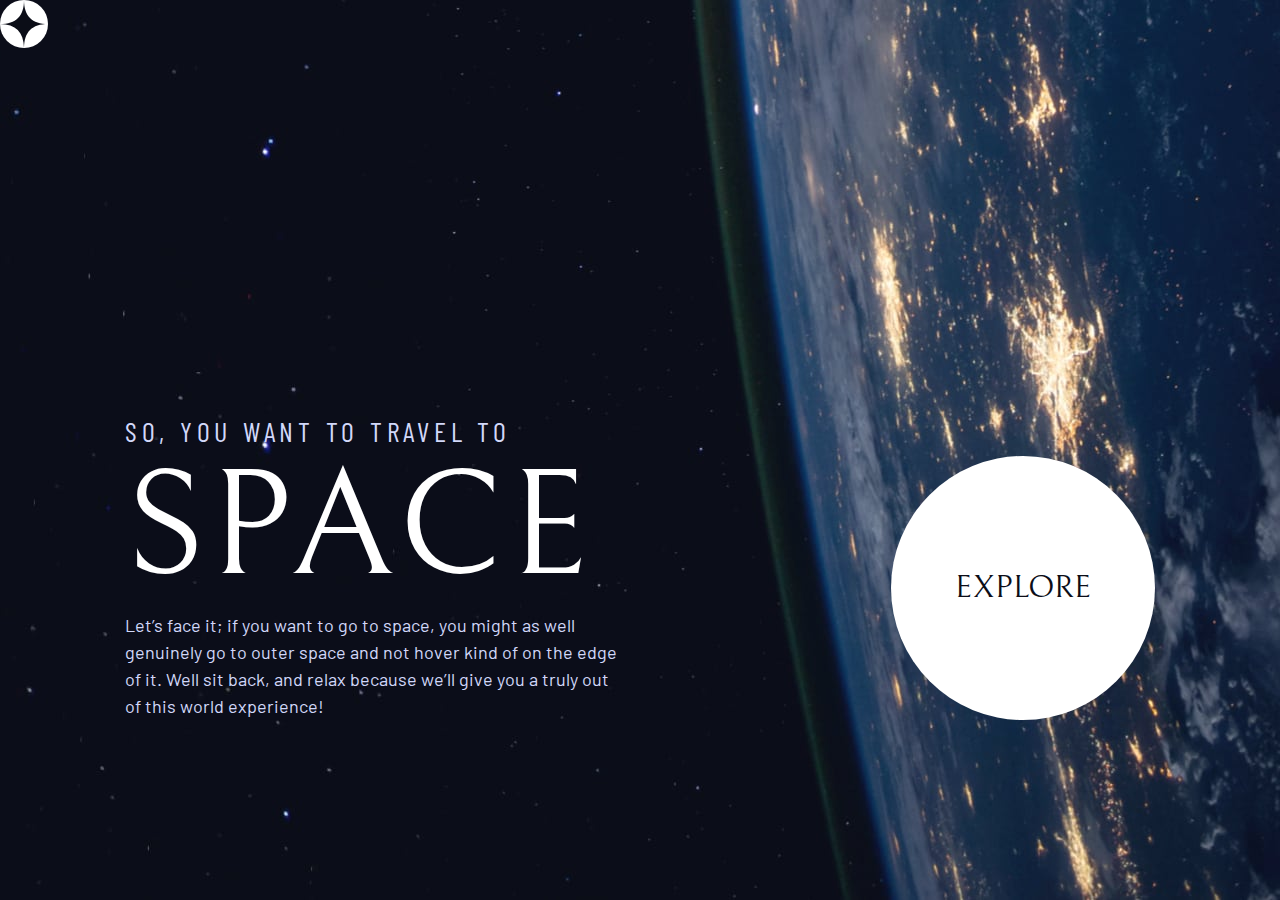
<file: index.html>
<!DOCTYPE html>
<html lang="en">
<head>
  <meta charset="UTF-8">
  <meta name="viewport" content="width=device-width, initial-scale=1.0">

  <link rel="icon" type="image/png" sizes="32x32" href="./assets/favicon-32x32.png">

  <!-- Google fonts -->
  <link rel="preconnect" href="https://fonts.googleapis.com">
  <link rel="preconnect" href="https://fonts.gstatic.com" crossorigin>
  <link href="https://fonts.googleapis.com/css2?family=Barlow+Condensed:wght@400;700&family=Bellefair&family=Barlow:wght@400;700&display=swap"
      rel="stylesheet">
      
  <!-- Our custom CSS -->
  <link rel="stylesheet" href="css/index.css">
  
  <title>Frontend Mentor | Space tourism website</title>
</head>
<body class="home">

  <header>
    <div>
      <img src="./assets/shared/logo.svg" alt="space tourism logo" class="logo">
    </div>
    <!-- <nav>
      <ul class="primary-navigation underline-indicators flex">
        <li><a class="uppercase txt-white ff-sans-condensed letter-spacing-2" href="index.html"><span class="">00 </span>Home</a></li>
        <li><a class="uppercase txt-white ff-sans-condensed letter-spacing-2" href="destination.html"><span class="">01 </span>Destination</a></li>
        <li><a class="uppercase txt-white ff-sans-condensed letter-spacing-2" href="crew.html"><span class="">02 </span>Crew</a></li>
        <li><a class="uppercase txt-white ff-sans-condensed letter-spacing-2" href="technology.html"><span class="">03 </span>Technology</a></li>
      </ul>
    </nav> -->
  </header>

  <div class="grid-container grid-container--home">

    <div>
      <h1 class="txt-light fs-500 ff-sans-cond uppercase letter-spacing-1">So, you want to travel to 
        <span class="fs-900 ff-serif txt-white d-block">Space</span>
      </h1>
      <p class="txt-light">Let’s face it; if you want to go to space, you might as well genuinely go to
      outer space and not hover kind of on the edge of it. Well sit back, and relax 
      because we’ll give you a truly out of this world experience!</p>
    </div>

    <div>
      <a class="large-button bg-white txt-dark ff-serif fs-600 uppercase" href="destination.html">Explore</a>
    </div>

  </div> <!-- /grid-container -->

</body>
</html>
</file>
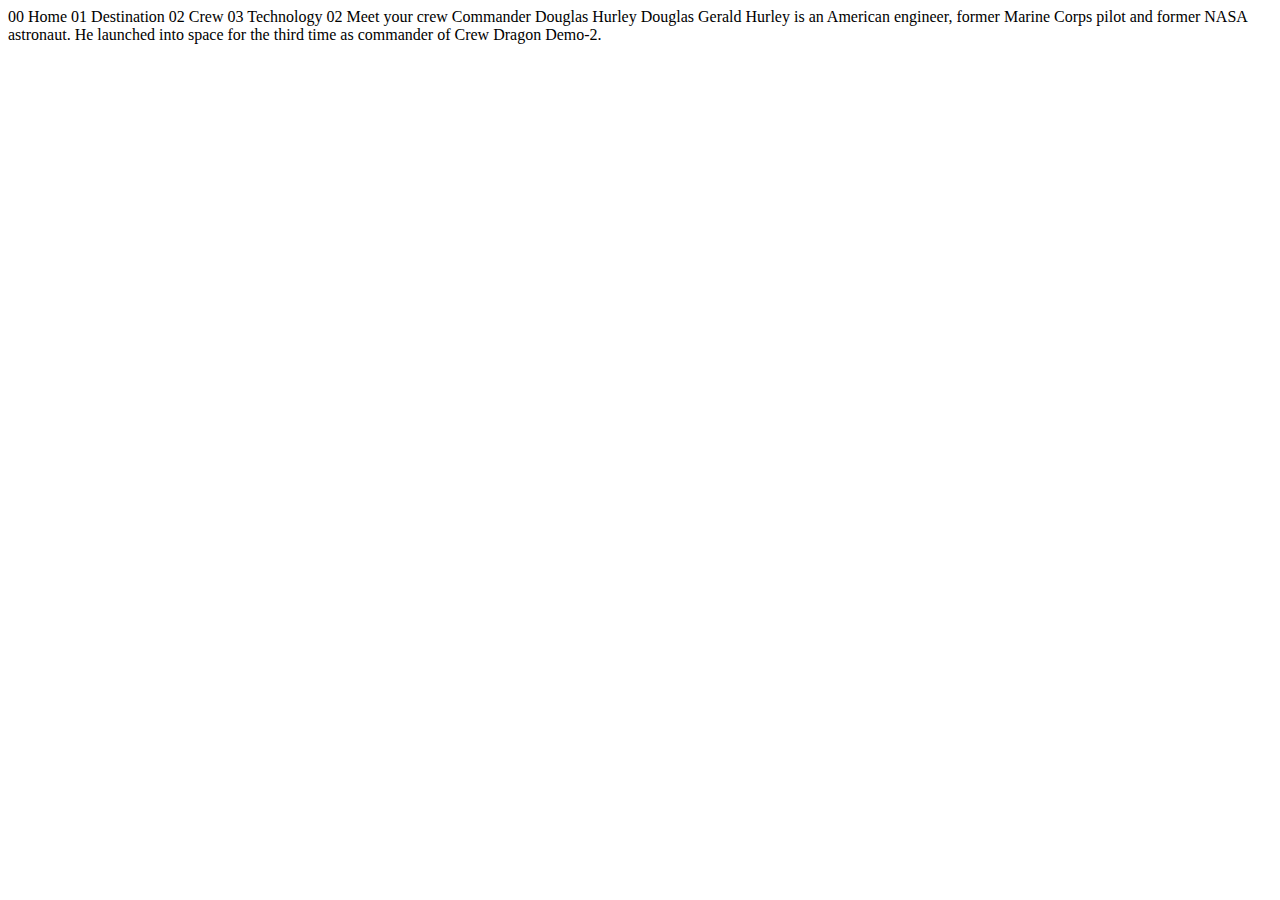
<file: crew-commander.html>
<!DOCTYPE html>
<html lang="en">
<head>
  <meta charset="UTF-8">
  <meta name="viewport" content="width=device-width, initial-scale=1.0">

  <link rel="icon" type="image/png" sizes="32x32" href="./assets/favicon-32x32.png">
  
  <title>Frontend Mentor | Space tourism website</title>
</head>
<body>

  00 Home
  01 Destination
  02 Crew
  03 Technology

  02 Meet your crew

  Commander
  Douglas Hurley

  Douglas Gerald Hurley is an American engineer, former Marine Corps pilot 
  and former NASA astronaut. He launched into space for the third time as 
  commander of Crew Dragon Demo-2.
</body>
</html>
</file>
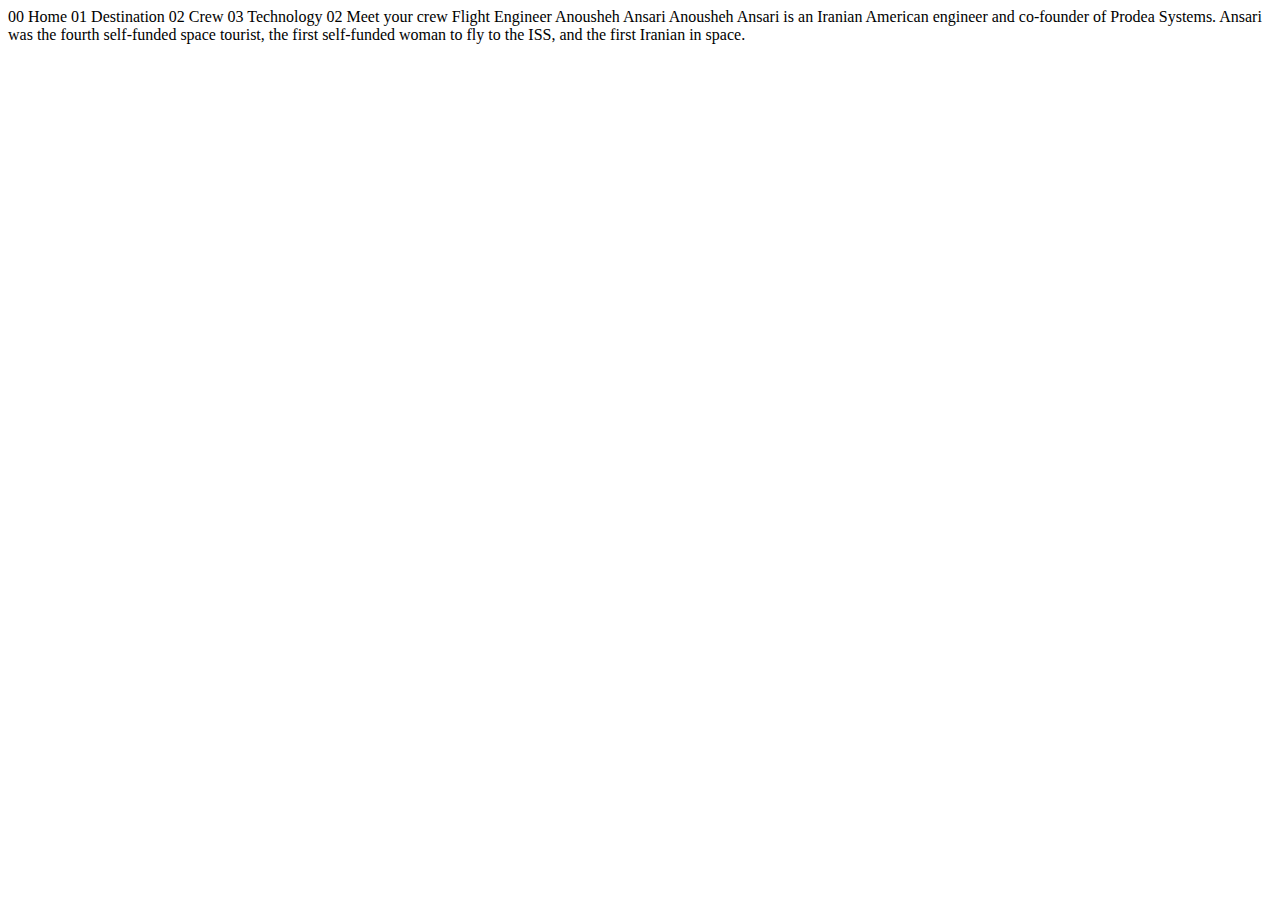
<file: crew-engineer.html>
<!DOCTYPE html>
<html lang="en">
<head>
  <meta charset="UTF-8">
  <meta name="viewport" content="width=device-width, initial-scale=1.0">

  <link rel="icon" type="image/png" sizes="32x32" href="./assets/favicon-32x32.png">
  
  <title>Frontend Mentor | Space tourism website</title>
</head>
<body>

  00 Home
  01 Destination
  02 Crew
  03 Technology

  02 Meet your crew

  Flight Engineer
  Anousheh Ansari

  Anousheh Ansari is an Iranian American engineer and co-founder of Prodea Systems. 
  Ansari was the fourth self-funded space tourist, the first self-funded woman to 
  fly to the ISS, and the first Iranian in space. 
</body>
</html>
</file>
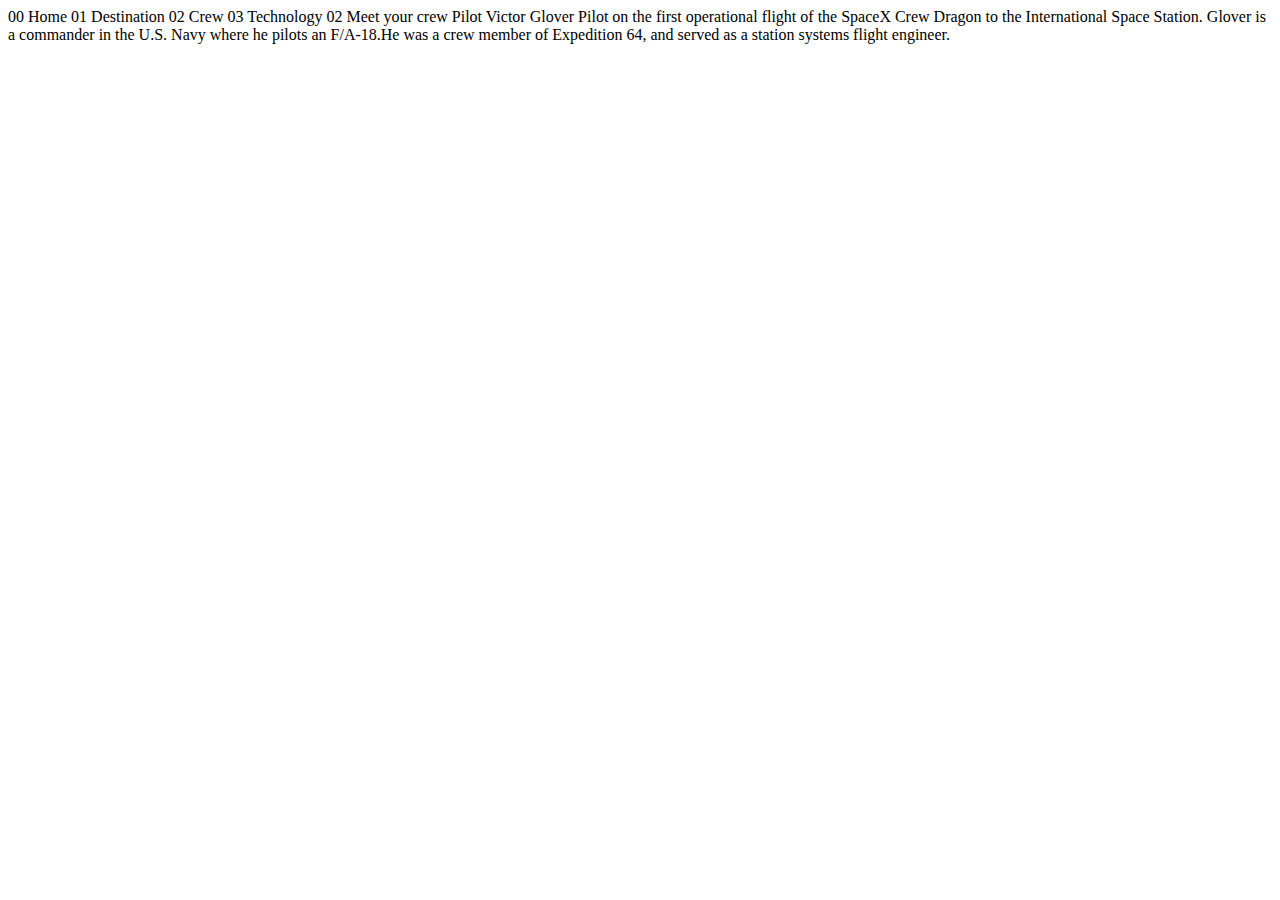
<file: crew-pilot.html>
<!DOCTYPE html>
<html lang="en">
<head>
  <meta charset="UTF-8">
  <meta name="viewport" content="width=device-width, initial-scale=1.0">

  <link rel="icon" type="image/png" sizes="32x32" href="./assets/favicon-32x32.png">
  
  <title>Frontend Mentor | Space tourism website</title>
</head>
<body>

  00 Home
  01 Destination
  02 Crew
  03 Technology

  02 Meet your crew

  Pilot
  Victor Glover

  Pilot on the first operational flight of the SpaceX Crew Dragon to the 
  International Space Station. Glover is a commander in the U.S. Navy where 
  he pilots an F/A-18.He was a crew member of Expedition 64, and served as a 
  station systems flight engineer. 
</body>
</html>
</file>
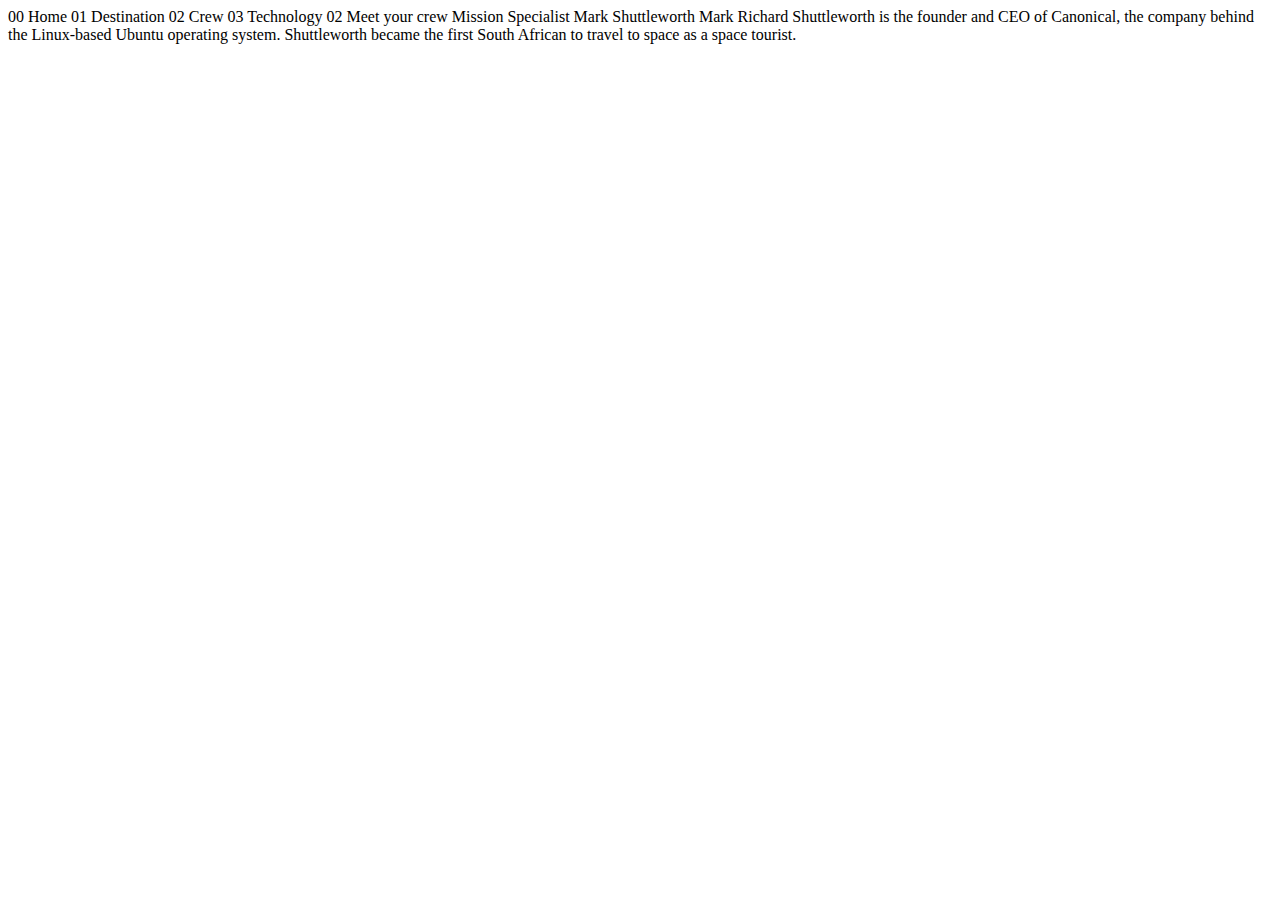
<file: crew-specialist.html>
<!DOCTYPE html>
<html lang="en">
<head>
  <meta charset="UTF-8">
  <meta name="viewport" content="width=device-width, initial-scale=1.0">

  <link rel="icon" type="image/png" sizes="32x32" href="./assets/favicon-32x32.png">
  
  <title>Frontend Mentor | Space tourism website</title>
</head>
<body>

  00 Home
  01 Destination
  02 Crew
  03 Technology

  02 Meet your crew

  Mission Specialist
  Mark Shuttleworth

  Mark Richard Shuttleworth is the founder and CEO of Canonical, the company behind 
  the Linux-based Ubuntu operating system. Shuttleworth became the first South 
  African to travel to space as a space tourist.
</body>
</html>
</file>
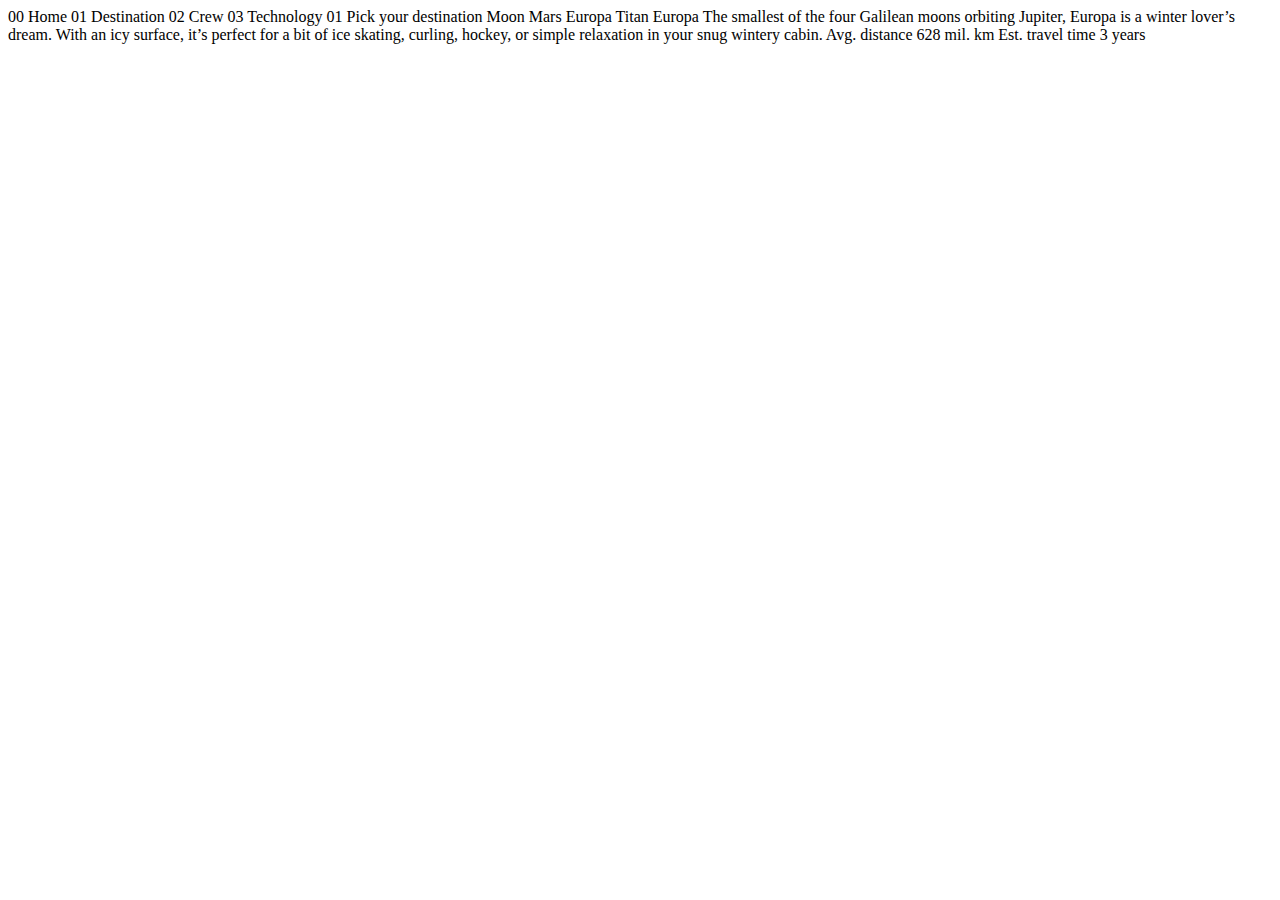
<file: destination-europa.html>
<!DOCTYPE html>
<html lang="en">
<head>
  <meta charset="UTF-8">
  <meta name="viewport" content="width=device-width, initial-scale=1.0">

  <link rel="icon" type="image/png" sizes="32x32" href="./assets/favicon-32x32.png">
  
  <title>Frontend Mentor | Space tourism website</title>
</head>
<body>

  00 Home
  01 Destination
  02 Crew
  03 Technology

  01 Pick your destination

  Moon
  Mars
  Europa
  Titan

  Europa

  The smallest of the four Galilean moons orbiting Jupiter, Europa is a 
  winter lover’s dream. With an icy surface, it’s perfect for a bit of 
  ice skating, curling, hockey, or simple relaxation in your snug 
  wintery cabin.

  Avg. distance
  628 mil. km

  Est. travel time
  3 years
</body>
</html>
</file>
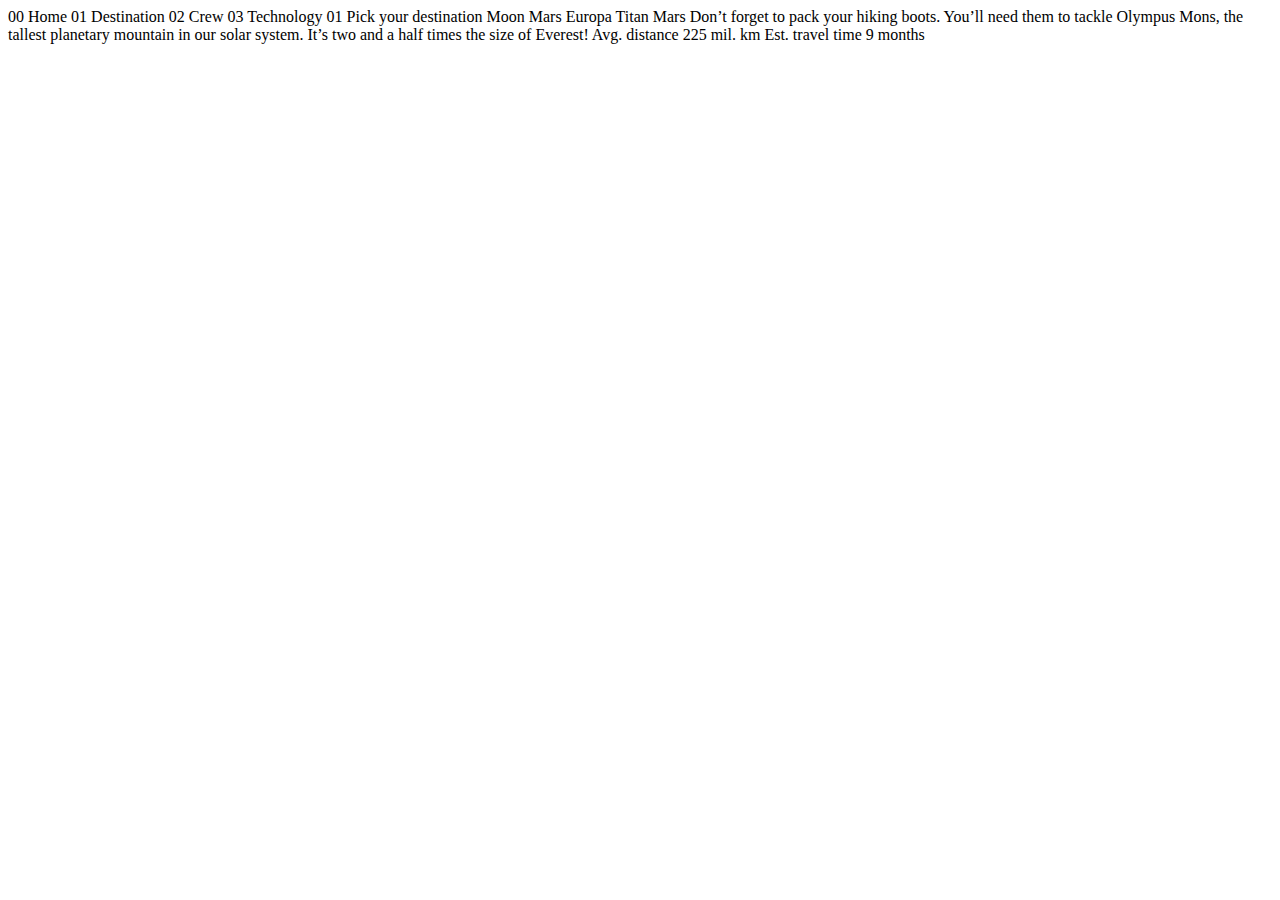
<file: destination-mars.html>
<!DOCTYPE html>
<html lang="en">
<head>
  <meta charset="UTF-8">
  <meta name="viewport" content="width=device-width, initial-scale=1.0">

  <link rel="icon" type="image/png" sizes="32x32" href="./assets/favicon-32x32.png">
  
  <title>Frontend Mentor | Space tourism website</title>
</head>
<body>

  00 Home
  01 Destination
  02 Crew
  03 Technology

  01 Pick your destination

  Moon
  Mars
  Europa
  Titan

  Mars

  Don’t forget to pack your hiking boots. You’ll need them to tackle Olympus Mons, 
  the tallest planetary mountain in our solar system. It’s two and a half times 
  the size of Everest!

  Avg. distance
  225 mil. km

  Est. travel time
  9 months
</body>
</html>
</file>
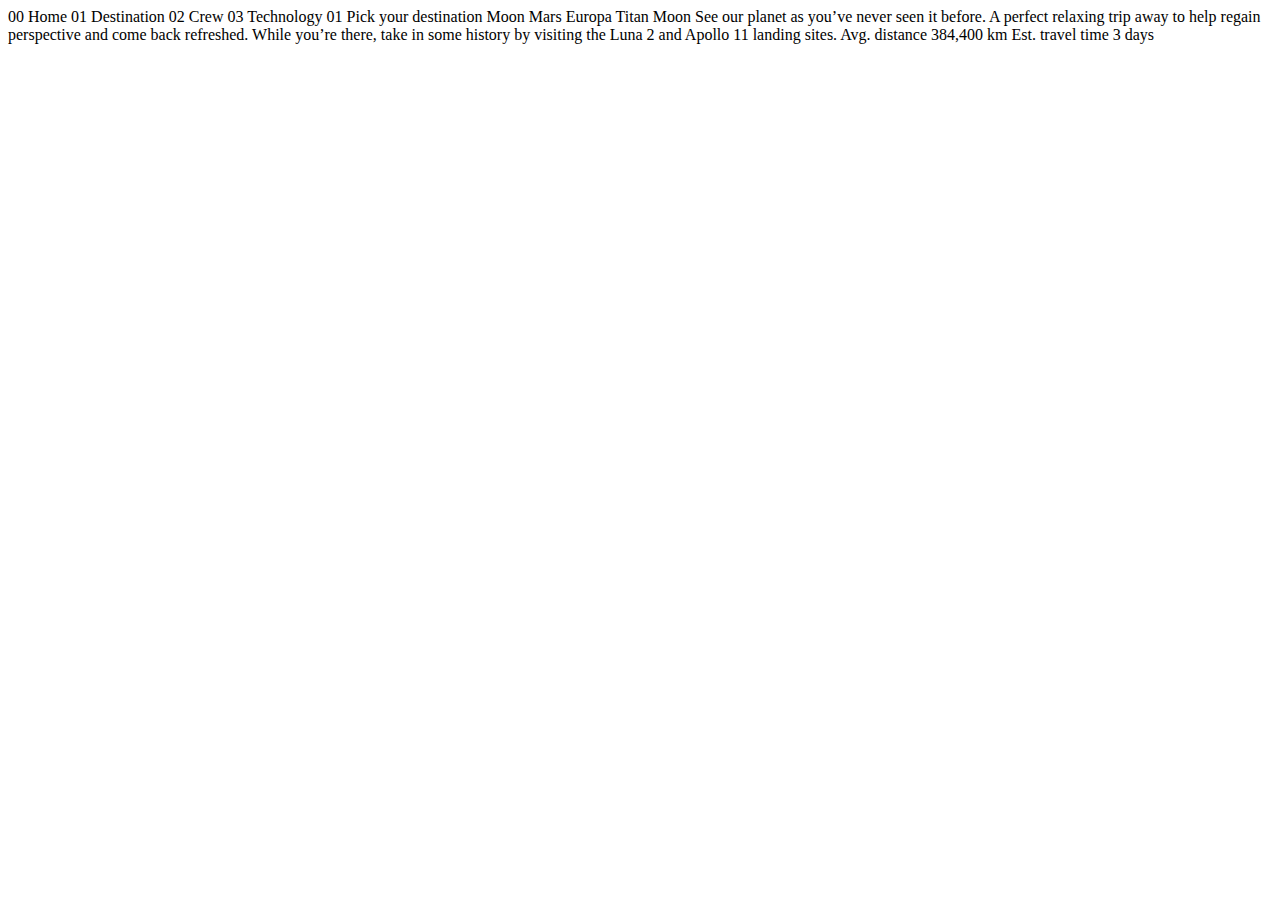
<file: destination-moon.html>
<!DOCTYPE html>
<html lang="en">
<head>
  <meta charset="UTF-8">
  <meta name="viewport" content="width=device-width, initial-scale=1.0">

  <link rel="icon" type="image/png" sizes="32x32" href="./assets/favicon-32x32.png">
  
  <title>Frontend Mentor | Space tourism website</title>
</head>
<body>

  00 Home
  01 Destination
  02 Crew
  03 Technology

  01 Pick your destination

  Moon
  Mars
  Europa
  Titan

  Moon

  See our planet as you’ve never seen it before. A perfect relaxing trip away to help 
  regain perspective and come back refreshed. While you’re there, take in some history 
  by visiting the Luna 2 and Apollo 11 landing sites.

  Avg. distance
  384,400 km

  Est. travel time
  3 days
</body>
</html>
</file>
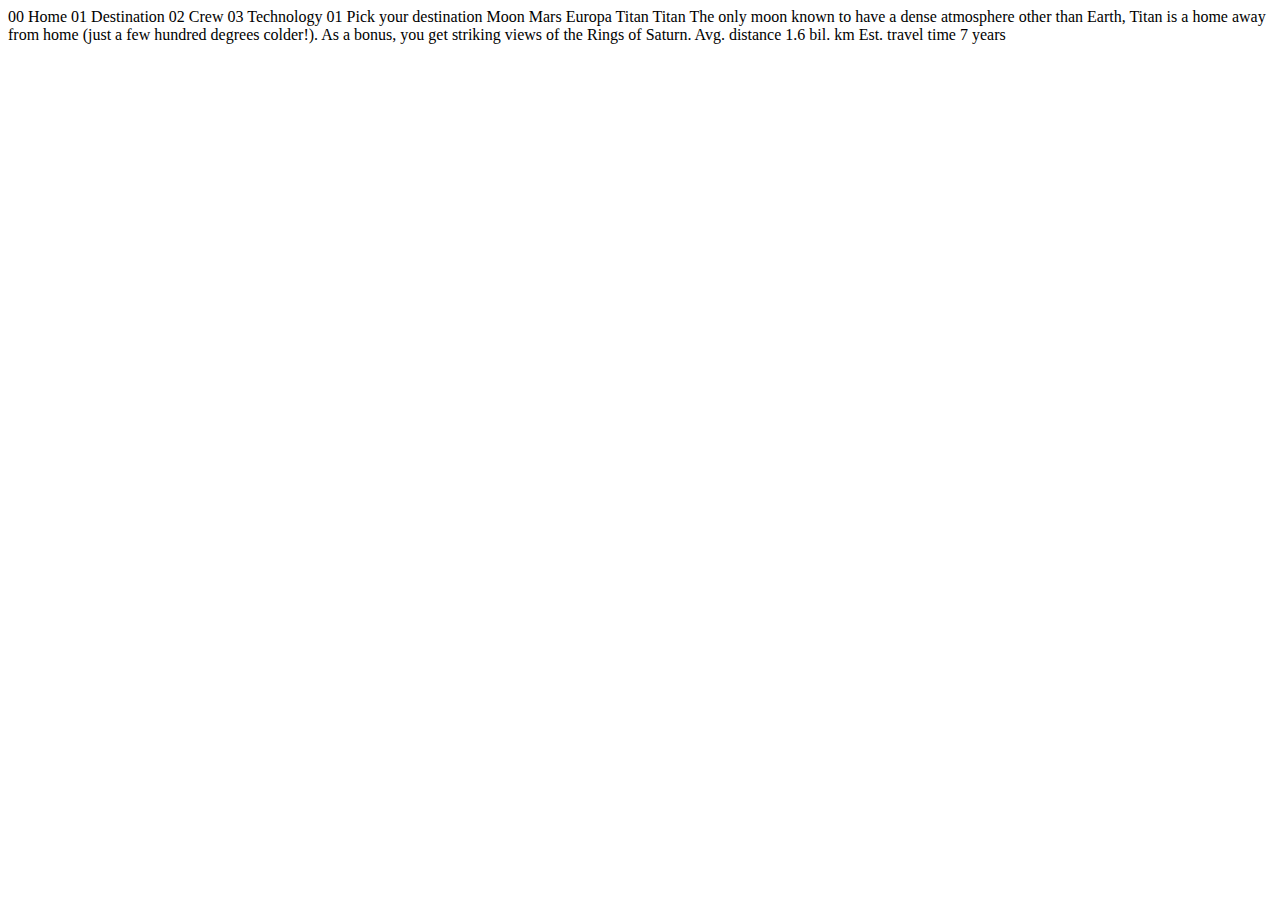
<file: destination-titan.html>
<!DOCTYPE html>
<html lang="en">
<head>
  <meta charset="UTF-8">
  <meta name="viewport" content="width=device-width, initial-scale=1.0">

  <link rel="icon" type="image/png" sizes="32x32" href="./assets/favicon-32x32.png">
  
  <title>Frontend Mentor | Space tourism website</title>
</head>
<body>

  00 Home
  01 Destination
  02 Crew
  03 Technology

  01 Pick your destination

  Moon
  Mars
  Europa
  Titan

  Titan

  The only moon known to have a dense atmosphere other than Earth, Titan 
  is a home away from home (just a few hundred degrees colder!). As a 
  bonus, you get striking views of the Rings of Saturn.

  Avg. distance
  1.6 bil. km

  Est. travel time
  7 years
</body>
</html>
</file>
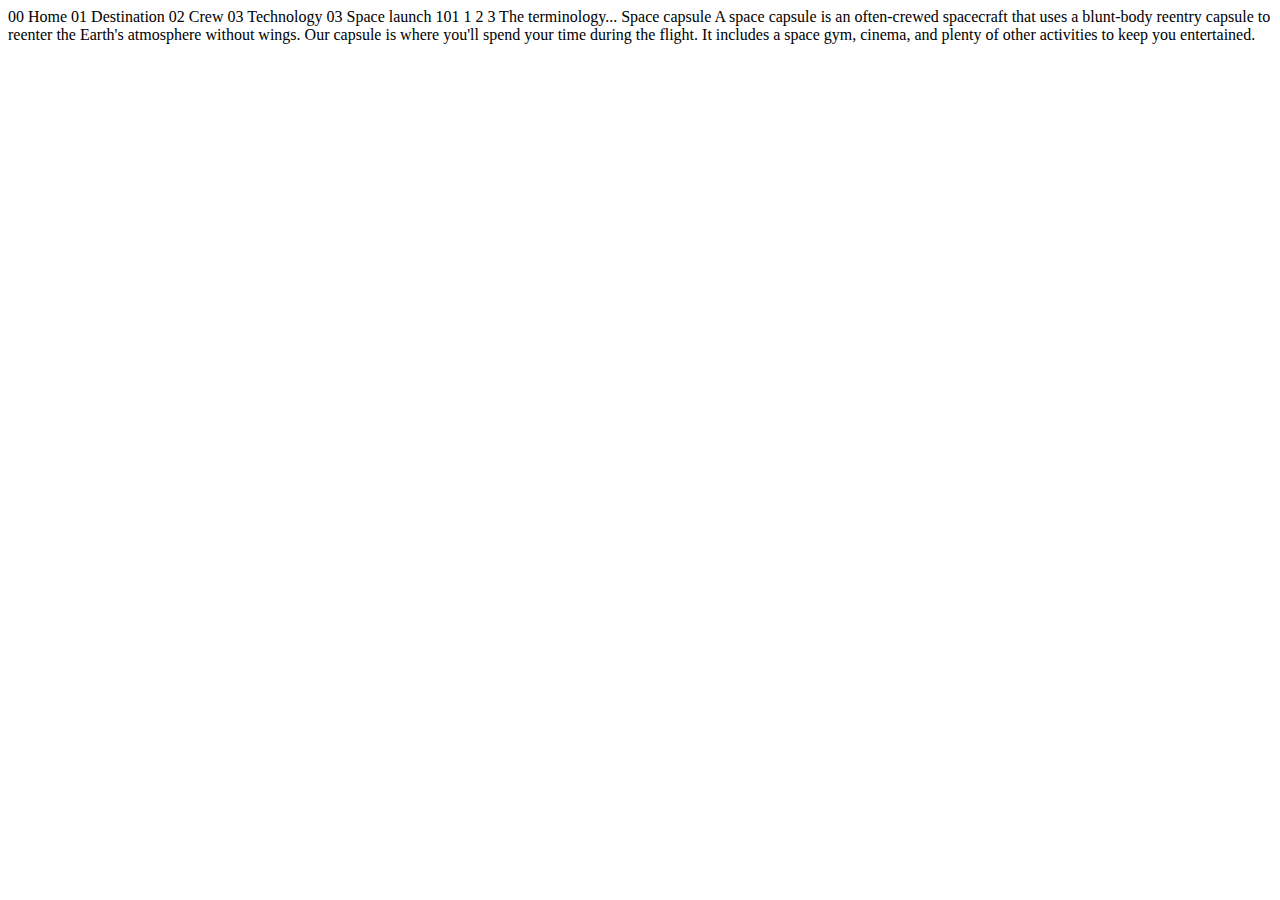
<file: technology-capsule.html>
<!DOCTYPE html>
<html lang="en">
<head>
  <meta charset="UTF-8">
  <meta name="viewport" content="width=device-width, initial-scale=1.0">

  <link rel="icon" type="image/png" sizes="32x32" href="./assets/favicon-32x32.png">
  
  <title>Frontend Mentor | Space tourism website</title>
</head>
<body>

  00 Home
  01 Destination
  02 Crew
  03 Technology

  03 Space launch 101

  1
  2
  3

  The terminology...
  Space capsule

  A space capsule is an often-crewed spacecraft that uses a blunt-body reentry 
  capsule to reenter the Earth's atmosphere without wings. Our capsule is where 
  you'll spend your time during the flight. It includes a space gym, cinema, 
  and plenty of other activities to keep you entertained.
</body>
</html>
</file>
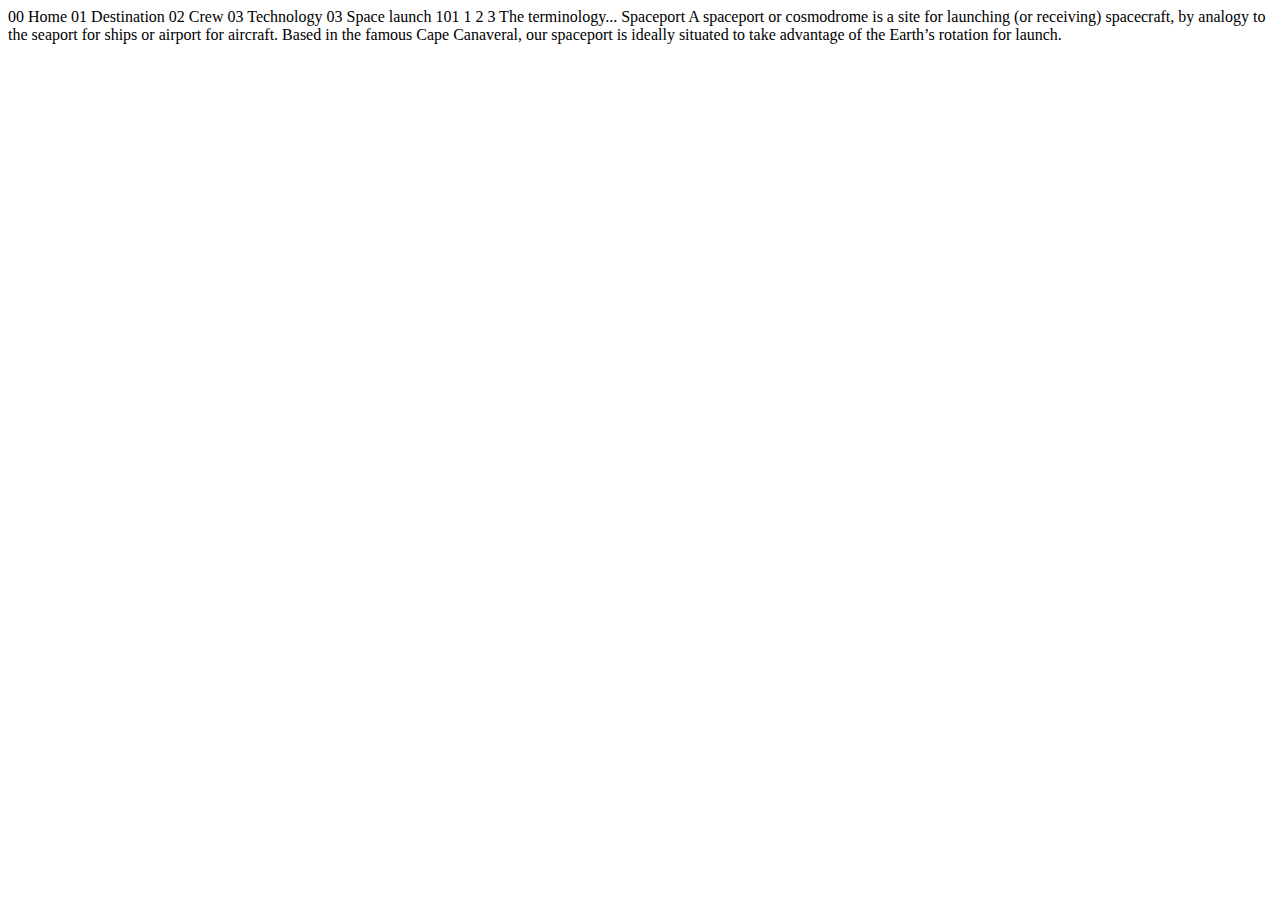
<file: technology-spaceport.html>
<!DOCTYPE html>
<html lang="en">
<head>
  <meta charset="UTF-8">
  <meta name="viewport" content="width=device-width, initial-scale=1.0">

  <link rel="icon" type="image/png" sizes="32x32" href="./assets/favicon-32x32.png">
  
  <title>Frontend Mentor | Space tourism website</title>
</head>
<body>

  00 Home
  01 Destination
  02 Crew
  03 Technology

  03 Space launch 101

  1
  2
  3

  The terminology...
  Spaceport

  A spaceport or cosmodrome is a site for launching (or receiving) spacecraft, 
  by analogy to the seaport for ships or airport for aircraft. Based in the 
  famous Cape Canaveral, our spaceport is ideally situated to take advantage 
  of the Earth’s rotation for launch.
</body>
</html>
</file>
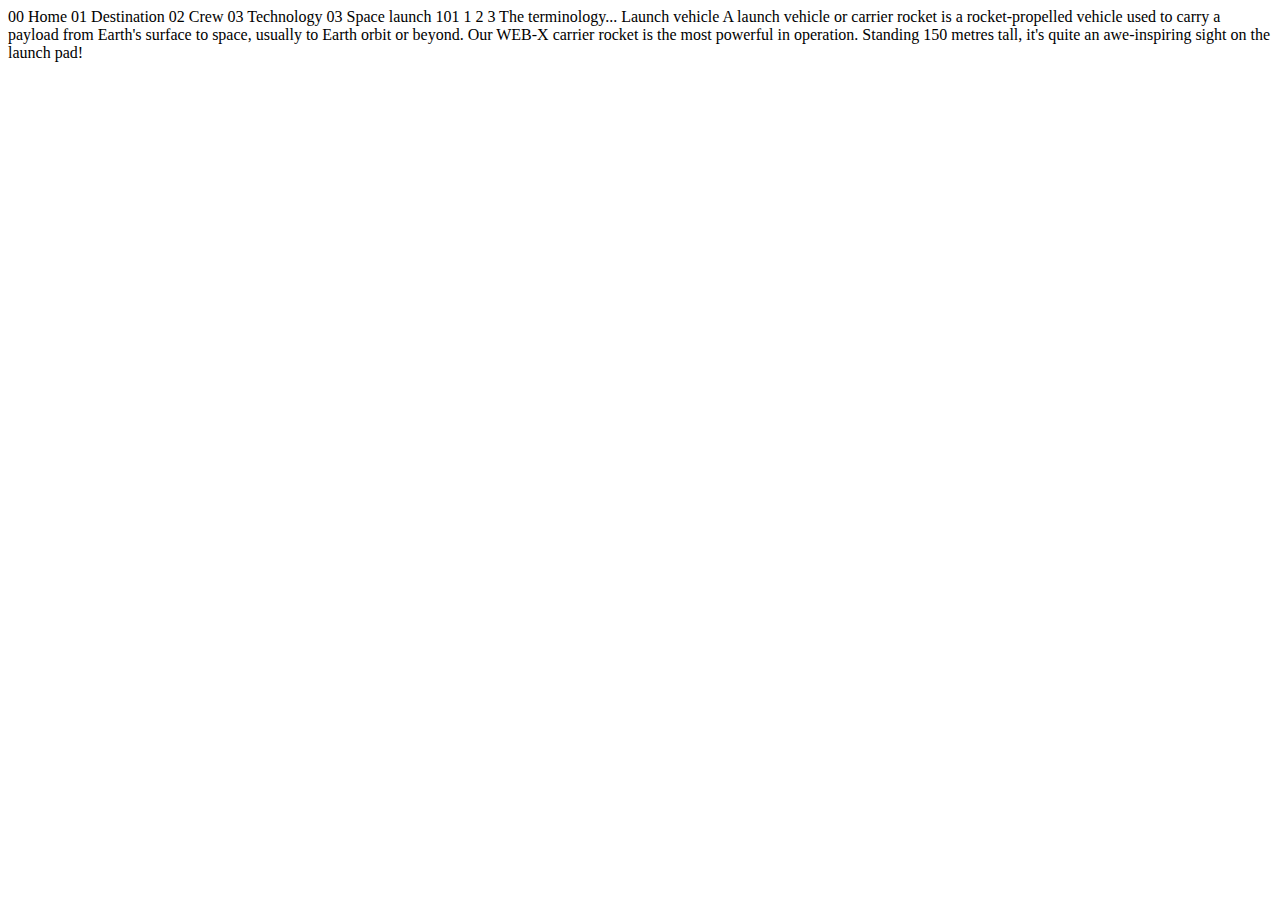
<file: technology-vehicle.html>
<!DOCTYPE html>
<html lang="en">
<head>
  <meta charset="UTF-8">
  <meta name="viewport" content="width=device-width, initial-scale=1.0">

  <link rel="icon" type="image/png" sizes="32x32" href="./assets/favicon-32x32.png">
  
  <title>Frontend Mentor | Space tourism website</title>
</head>
<body>

  00 Home
  01 Destination
  02 Crew
  03 Technology

  03 Space launch 101

  1
  2
  3

  The terminology...
  Launch vehicle

  A launch vehicle or carrier rocket is a rocket-propelled vehicle used to carry a 
  payload from Earth's surface to space, usually to Earth orbit or beyond. Our 
  WEB-X carrier rocket is the most powerful in operation. Standing 150 metres tall, 
  it's quite an awe-inspiring sight on the launch pad!
</body>
</html>
</file>
<file: css/index.css>
/* ------------------- */
/* Custom properties   */
/* ------------------- */

:root {
    /* Note: if we wanted to change the root font-size, doing font-size: 20px; would work but now this value
       would override the browser settings, which doesn't happen if we leave the default value (which usually
       is 16px). However, we can change it and keep the accessibility if we use a percentage value, f.eg:
       font-size: 125%; would enlarge the root element font-size to 20px (assuming default 16px). But it
       would also get bigger if the f.eg the user has a browser setting to enlarge every font. */

    /* ------ */
    /* Colors */
    /* ------ */

    /* Declares the properties as just the hsl values (as opposed to doing for example
       --clr-dark: hsl(230 35% 7%) directly) because apparently this way it's easier
       to later modify the a value.*/
    --clr-dark: 230 35% 7%;
    --clr-light: 231 77% 90%;
    --clr-white: 0 0% 100%;
    
    /* ---------- */
    /* font-sizes */
    /* ---------- */

    /* The syntax is the same as in the font-weight system. 100 through 900 indicate increasing levels of
       weights (or in this case, sizes), with 400 being the normal value (the one used for generic/body text). */
    
    /* The figma design gives font sizes in pixels, but for accessibility reasons we'll use rems (for example
       if the user has set up the browser to show a bigger font to see better, pixel sizes can potentially
       override those settings while rems will take that into account).
       Here our normal font-size is 18px, as the default size for the html element is 16px, the value in rems
       will be (18/16)rem = 1.125rem. */       
    /* As we are working on a mobile-first approach, this are the font sizes for the mobile layout. */

    /* clamp(MIN, VAL, MAX) is resolved as max(MIN, min(VAL, MAX)). So f.eg clamp(5rem, 10rem, 15rem) gets evaluated to
       max(5rem, min(10rem, 15rem)) = max(5rem, 10rem) = 10rem. Of course, using fixed values will always yield the same
       result, so clamp is only useful if at least one value (generally VAL) is a non-fixed value. This is achieved with
       units like vw. And we only use it for the largest font size because it isn't very noticeable for smaller sizes. */
    /* I actually like it more with the fixed sizes. It's not like people can change their device width in real time (except
    of course in pc browsers, but even then it looks better with fixed sizing). */
    /* --fs-900: clamp(5rem, 25vw + 1rem, 9.375rem); */
    --fs-900: 5rem;
    --fs-800: 3.5rem;
    --fs-700: 1.5rem;
    --fs-600: 1rem;
    --fs-500: 1.75rem;
    --fs-400: 0.9375rem;
    --fs-300: 1rem;
    --fs-200: 0.875rem;
    
    /* ------------- */
    /* font-families */
    /* ------------- */

    /* Read https://www.masterclass.com/articles/font-family-guide#the-types-of-font-families for a explanation on font families. */

    --ff-serif: "Bellefair", serif;
    --ff-sans-cond: "Barlow Condensed", sans-serif;
    --ff-sans-normal: "Barlow", sans-serif;

    /* Note: character spacings could also be a good candidate for setting as custom properties, but that's not something that usually
       changes so it's also fine to just add them as regular values. */
    

    /* DOESN'T WORK!!! For some reason media queries don't work with variables, so this is basically useless... */
    /* ------------ */
    /* Device sizes */
    /* ------------ */
    
    /* Could do it this way to make it even more modular, but not really necessary. */
    /* --fs-root: calc(new-val*100%/16)
    font-size: var(--fs-root); */

    /* tablet-width (in px)/--fs-root * 1em */
    /* --tablet-width: calc(768/16 * 1em); 
    --mobile-width: calc(375/16 * 1em);  */
}

/* Bigger than 25em aka tablet */
@media (min-width: 31em) {
    /* We only modify the values that change here, the rest will be inherited from the mobile layout. */
    :root {
        /* If we use the clamp value this --fs-900 should get commented. */
        --fs-900: 9.375rem;
        --fs-800: 5rem;
        --fs-700: 2.5rem;
        --fs-600: 1.5rem;
        --fs-400: 1rem;
    }
}

/* Bigger than 48em aka desktop. Overrides the tablet query (where properties coincide). */
@media (min-width: 66em) {
    /* Here we also only modify the values that change with respect to the tablet layout, so the --fs-900 (if
       we were using it) will get inherited from the tablet layout. */
    :root {
        --fs-800: 6.25rem;
        --fs-700: 3.5rem;
        --fs-600: 2rem;
        --fs-400: 1.125rem;
    }
}

/* -------- */
/* RESET    */
/* -------- */

/* https://piccalil.li/blog/a-modern-css-reset/ */

/* Box sizing rules. */
*, *::before, *::after {
    box-sizing: border-box;
}

/* Reset margins. */
body,
h1,
h2,
h3,
h4,
h5,
p,
figure,
picture {
    margin: 0;
}

/* In order to remove the default boldness of headings (it's not necessary for paragraphs but it's also not bad so...) */
h1,
h2,
h3,
h4,
h5,
h6,
p {
    font-weight: 400;
}

h1,
h2,
h3,
h4 {
    font-family: var(--ff-serif);
}

h1 {
    font-size: var(--fs-900);
}

h2 {
    font-size: var(--fs-800);
}

h3 {
    font-size: var(--fs-700);
}

h4 {
    font-size: var(--fs-600);
}

h5 {
    font-family: var(--ff-sans-cond);
    font-size: var(--fs-500);
    /* ls4.75px+tab */
    letter-spacing: 4.75px;
    color: hsl(var(--clr-light));
}

/* Core body setup. */
body {
    /* Make the body height match the viewport size (window size) */
    min-height: 100vh;
    /* This basically makes the site load faster (not sure what the drawbacks are tho)*/
    text-rendering: optimizeSpeed;
    /* Default is 1.2 and it's too low. */
    line-height: 1.5;

    /* I can do f-f+tab then ffn+tab to do it super fastu */
    font-family: var(--ff-sans-normal);
    /* Here fz+tab and fs4+tab do the trick */
    font-size: var(--fs-400);

    /* bg-c+tab and hvcd+tab */
    background-color: hsl(var(--clr-dark));
    /* c+tab+esc (the ones that have a value autocompleted by emmet need an esc for the following autocomplete) and hvcw+tab */
    color: hsl(var(--clr-white));

    /* This will make it so that all elements inside the body stretch to fill in all the available space. It only works
       thanks to the min-height: 100vh, otherwise the body it self would shrink to fit the content and so all available
       space would by default by occupied. */
    display: grid;
    /* By default with the grid display, all rows would receive the same extra spacing (lets say the the header and main content 
       only use up 50% of the viewport height, with the header height being 10% and the main content 40%. Then the
       grid rows would end up having a height of 10% + 50%/2 = 35% and 40% + 50%/2 = 65%). But we don't want the header row to
       have that extra spacing, so we define the grid-template-rows giving the first row a height of min-content (10% because the
       header goes here) and the the second one a height of 1ft, meaning it should occupy 1 fraction of all the available space. */
    grid-template-rows: min-content 1fr;
}

/* make images easier to work with. */
img,
picture {
    /* Makes it so images get smaller when the viewport gets smaller than the original width. */
    max-width: 100%;
    /* By default images are of display type inline-block, this adds a little spacing on the
       bottom of the image that is annoying. */
    display: block;
}

/* Most elements inherit font properties, which is convenient, but form elements don't. This
   makes form elements easier to work with. */
input,
button,
textarea,
select {
    font: inherit;
    color: inherit;
}

/* Remove animations for people who've turned them off (this is a browser/os setting, not an in-site one).
   It's mostly to increase accessibility of the site.
   They are tagged as !important so this settings will prevail no matter what other settings we have.
*/
@media (prefers-reduced-motion: reduce) {
    *,
    *::before,
    *::after {
        animation-duration: 0.01ms !important;
        animation-iteration-count: 1 !important;
        transition-duration: 0.01ms !important;
        scroll-behavior: auto !important;
    }
}

/* ------------------- */
/* Utility classes     */
/* ------------------- */

.clr-info {
    --gap: 4rem;
}

.column {
    /* flex-basis: 100% makes the columns have the same width. For why this is see https://youtu.be/u044iM9xsWU?t=892 */
    flex-basis: 100%; /* would be the same as flex: 0 1 100% or flex: 1 1 0 or flex: 1 */
    --flow-space: 2rem;
}

.container {
    /* -inline only takes into account the values in the writing-mode direction. */
    padding-inline: 2em; /* same as padding: 0 2em; if writing-mode is horizontal. */
    margin-inline: auto; /* same as margin: 0 2em; if writing-mode is horizontal. */
    max-width: 80rem; /* could be set with a custom property (the var() thingy) but 
                         it's not necessary if we want the same width for all pages. */
}

.d-block {
    display: block;
}

.flex {
    display: flex;
    gap: var(--gap, 1rem);
    flex-direction: var(--flex-dir, row);
    justify-content: space-around;
}

/* .flow > * + * selects any element that is the adjacent sibling (meaning that it comes directly after) of 
   any other element, when those elements are the children of an element of class flow.
   
   It could also be done using the selector .flow > *:not(:first-child), which selects any element that is 
   not the first child. However, the :first-child pseudo-class adds specificity, which we don't really want
   (the .flow selector already adds the specificity we need) because it may make it more difficult to override
   the settings via another class.
   Note: the :not() pseudo-class doesn't add specificity of its own.
   
   To solve the specificity problem of the above selector we can use the :where() pseudo-class, which takes a 
   selector list as its argument, and selects any element that can be selected by one of the selectors in that list.
   The advantage of :where() is that it always has 0 specificity regardless of the selectors in its argument list.
   So the selector would end up being .flow > *:where(:not(:first-child)).
   The only advantage of this selector over * + * is its readability, but if you actually know your selectors and
   combinators then there should be no problem. */
.flow > * + * {
    /* outline: 1px solid red; */
    margin-top: var(--flow-space, 1rem);
}

.grid {
    display: grid;
    gap: var(--gap, 1rem);
    justify-items: center;
}

.grid-container {
    display: grid;
    margin-inline: 1rem;
    text-align: center;
    place-items: center;
}

.grid-container > * {
    max-width: 50ch;
}

/* We use em instead of rem because there is a bug the makes rem work different in different browsers. See:
   https://medium.com/@barrypeng6/why-should-not-use-rem-unit-in-media-query-5645d0163ce5#:~:text=Unit%20rem%20in%20media%20queries,queries%20before%20the%20bug's%20fixed.
   And this works the same way rems would if they worked correctly because the parent for media queries is always the root element (I think). */
@media (min-width: 66em) {
    .grid-container {
        column-gap: var(--container-gap, 2rem);
        --dummy-columns: 6vw, 1fr;
        /* The 1fr on the left and right "gap-columns" are there to center the content when the screen size is too big
           for the 2em to do the job. */
        grid-template-columns: minmax(var(--dummy-columns)) repeat(2, minmax(min-content, 40rem)) minmax(var(--dummy-columns));
        text-align: left;
    }   
    
    .grid-container > *:first-child {
        justify-self: start;
        grid-column: 2;
    }
    
    .grid-container > *:last-child {
        justify-self: end;
        grid-column: 3;
    }

    .grid-container--home {
        padding-bottom: max(6rem, 20vh);
        align-items: end;
    }
}

.numbered-title {
    font-family: var(--ff-sans-cond);
    font-size: var(--fs-500);
    letter-spacing: 4.75px;
    margin-bottom: 3rem;
    text-transform: uppercase;
}

/* Note: the > (Child combinator) here indicates that only spans that are direct children of an element with
class numbered-title should be selected. If I used .numbered-title span {...} instead, it would select any
span that is descendant of an element with class numbered-title, meaning it could be a grandchild, or
grand-grandchild, etc. (the ' ' (space) combinator is called Descendant combinator). */
.numbered-title > span {
    color: hsl(var(--clr-white)/0.25);
    margin-right: 1em;
    font-weight: bold;
}

/* Screen reader only. For accessibility. It's meant to add extra information to certain elements
that may have a clear purpose visually but wouldn't say much when read with a screen reader. */
.sr-only {
    /* clipping can only be used with absolute positioning */
    position: absolute;
    
    /* Not sure why width and height are 1px instead of 0 */
    width: 1px;
    height: 1px;
    padding: 0;
    
    /* Also not sure why the negative margin. I think it makes the element stick more to the corner
    but don't know why that matters if the element has basically no dimensions. */
    margin: -1px;

    /* The overflow property specifies whether to clip the content or to add scrollbars when
    the content of an element is too big to fit in the specified area.
    hidden - The overflow is clipped, and the rest of the content will be invisible. */
    overflow: hidden;

    /* Make the visible area of the element be a circle of radius 0 (aka make the element invisible).

    Clipping to a 0 area shape has the same effect as using visibility: hidden
    however, visibility:hidden also hides the element from screen readers.

    display:none is similar to visibility:hidden but this declaration doesn't maintain the
    area of the element in place. */
    clip-path: circle(0);

    /* The white-space property sets how white space inside an element is handled.
    nowrap - Collapses white space as for normal, but suppresses line breaks
    (text wrapping) within the source. */
    white-space: nowrap;
    border: 0;
  }

/* colors */

.bg-dark { background-color: hsl(var(--clr-dark)); }
.bg-light { background-color: hsl(var(--clr-light)); }
.bg-white { background-color: hsl(var(--clr-white)); }

.txt-dark { color: hsl(var(--clr-dark)); }
.txt-light { color: hsl(var(--clr-light)); }
.txt-white { color: hsl(var(--clr-white)); }

/* typography */

.ff-serif { font-family: var(--ff-serif); } 
.ff-sans-cond { font-family: var(--ff-sans-cond); } 
.ff-sans-normal { font-family: var(--ff-sans-normal); } 

/* Not sure why Kevin doesn't use rems here */
.letter-spacing-1 { letter-spacing: 4.75px; } 
.letter-spacing-2 { letter-spacing: 2.7px; } 
.letter-spacing-3 { letter-spacing: 2.35px; } 

/* Headings all seem to be written in full uppercase so this can be used to make sure text is uppercase
no matter how we write it. */
.uppercase { text-transform: uppercase; }

.fs-900 { font-size: var(--fs-900); }
.fs-800 { font-size: var(--fs-800); }
.fs-700 { font-size: var(--fs-700); }
.fs-600 { font-size: var(--fs-600); }
.fs-500 { font-size: var(--fs-500); }
.fs-400 { font-size: var(--fs-400); }
.fs-300 { font-size: var(--fs-300); }
.fs-200 { font-size: var(--fs-200); }

.fs-900, h1,
.fs-800, h2,
.fs-700, h3,
.fs-600, h4 {
    line-height: 1.1;
}

/* ------------------- */
/* Components         */
/* ------------------- */

.large-button {
    /* We need position: relative here because the ::after pseudo-element having absolute positioning
       is positioned relative to its closest ancestor with a position other than static (the default
       positioning value), if there is any; otherwise it's placed relative to the root element. So if
       we omitted the relative positioning here, the size of the ::after element (being 100% of the
       parent or inset: 0) would be that of the root element (the whole page). */
    position: relative;
    /* If we omitted the z-index here the button would still work as intended, maybe... Having z-index: on ::after
       would create a stacking context on that pseudo-element contained within the stacking context of the closest ancestor 
       with one. But if we omit the z-index here, no stacking context is created for the large-button element and so ::after's
       would be contained withing the stacking context of the root element's (because we haven't defined a z-index for any
       of ::after's ancestors). This can cause problems in cases were we have multiple stacking contexts in our site.
       Adding z-index: 1 here makes ::after's s-c contained within the large-button. And due to the negative index, ::after
       is bellow the large-button's text (if it's positive, even if smaller than the l-b's it will still be on top op the text
       stack indexes are kinda weird but it doesn't really matter). But this way ::after's background will always remain on top
       of l-b's. As we are using white for both this doesn't matter though. */
    z-index: 1;
    /* Gird allows us to use place-items: center. Flex also works, not sure if it changes anything in this case.
       We use inline-grid/flex instead of just grid/flex because by default grid acts like a block and so it grows
       to fit the available space, which could cause our button to become ginormous. */
    display: inline-grid;
    place-items: center;
    padding: 0 2em;
    border-radius: 50%;
    aspect-ratio: 1;
    /* Removes the underline. */
    text-decoration: none;
    /* Added manually because it's the only element that has one size for both desktop and tablet and another size for mobile */
    font-size: 1.25rem;
}

@media (min-width: 25em) {
    .large-button {
        font-size: 2rem;
    }
}

/* ::after is a pseudo-element that gets appended as a child to the element that's being selected. */
.large-button::after {
    /* If no content value (default to none) is applied to a pseudo-element, the pseudo-element is not generated. */
    content: '';
    /* Absolute so it doesn't alter the position of the parent. */
    position: absolute;
    z-index: -1;
    /* Works but I like more using inset: 0 */
    /* width: 100%;
    height: 100%; */
    /* Inset defines the size of the element by how smaller than the parent element it should be. */
    inset: 0;
    background: hsl( var(--clr-white) / .15);
    border-radius: inherit;
    /* Opacity just for the transition */
    opacity: 0;
    /* Without this, hovering over the ::after pseudo-element would also trigger the hover on the l-b (which doesn't
       seem like it should be the case because :hover is set for the l-b alone). So if I placed my cursor over the
       expanded ::after it would stay that way and not contract. */
    pointer-events: none;
    /* Hover Off */
    /* When I hover off the button this is the only active transition on the button so this one takes effect. */
    /* transition: property duration curve delay;
       https://cubic-bezier.com/#1,-0.36,0,-0.72 */
    transition: 
        opacity 500ms linear,
        transform 900ms cubic-bezier(1,-0.36,0,-0.72);
}

/* Here ::after will get appended to elements of class large-button that are being hovered over.
   We also use the :focus pseudo-class so the animation gets triggered for users that navigate with keyboard. */
.large-button:hover::after,
.large-button:focus::after {
    /* We use transform and opacity because these are apparently the only two properties that don't cause 
       reflows and repaints and are calculated with the GPU, which gives far better optimization when dealing
       with transitions/animations.
       https://www.smashingmagazine.com/2016/12/gpu-animation-doing-it-right/#:~:text=The%20transform%20and%20opacity%20properties,completely%20offloaded%20to%20the%20GPU).
       */
    opacity: 1;
    transform: scale(1.5);
    /* inset: -2.7em; */

    /* Hover On */
    /* When I hover over the button, this transition has higher specificity than the one on l-n::after
       and so this one takes effect. */
    transition: 
        opacity 500ms linear,
        transform 750ms ease-in-out;
}

.primary-navigation {
    background-color: hsl(var(--clr-white)/.04);
    /* If I don't set font-size here then all my em values will be with respect to the body font-size, since
       that's what the element is inheriting (so the values would stay the same even if I change the li/a font-sizes).
       I ended up setting it with the class fs-300 in the ul which seems a litter better (same idea tho). */
    /* font-size: var(--fs-300); */
    --gap: 8rem;
    --underline-gap: 2em;
    justify-content: center;
    list-style: none;
    margin: 0;
    padding: 0;
}

.primary-navigation a {
    text-decoration: none;
}

.primary-navigation a > span {
    font-weight: 700;
    margin-right: .5em;
}


.underline-indicators > * {
    /* To reset the bg and border of any element that may have one by default (*cough* buttons *cough*). */
    background: none;
    border: 0;
    /* If I add the border here with 0 opacity I can then change just the color in the other cases.
       This way if wanted to change the width or style I only have to do it in one place. */
    border-bottom: 0.2rem solid hsl(var(--clr-white)/0);
    /* For elements that don't change cursor to pointer by default. */
    cursor: pointer;
    padding: var(--underline-gap, 1em) 0;
}

/* Here we need :focus-within instead of just :focus because the li isn't the element actually being focused
   when tabbing.  */
.underline-indicators > *:hover,
.underline-indicators > *:focus-within {
    /* border-bottom: 3px solid hsl(var(--clr-white)/.5); Don't use pixels */
    border-color: hsl(var(--clr-white)/.5);
    outline: 0;
}

/* Anchor tags have an ugly outline when focused which is not necessary if we already have the underline-indicator */
.underline-indicators a:focus {
    outline: 0;
}

/* The active selector needs to be below the hover because this way it has precedence over it and the active
   underline doesn't change on hover. */
.underline-indicators > /* * the universal selector here is redundant */.active,
/* Aria stands for Accessible Reach Internet Applications and it's used to make sites more accessible by giving
   extra context to assistive technologies. With links this is not necessary as we are changing html pages when
   we click one, but with buttons in the tab list we will remain in the same page an change the visibility on some
   content. This is no problem for regular users but for screen readers it can be a problem, so the aria-selected: true
   tells the screen reader which is the active tab (and so what content should be read out loud). */
.underline-indicators > [aria-selected="true"] {
    color: hsl(var(--clr-white));
    border-color: hsl(var(--clr-white));
}

.tab-list {
    --underline-gap: 0.8em;
    --gap: 2em;
}

/* This declarations are probably fine here with the button selector since we'll probably never use a button
   without this settings. But Kevin  */
/* button {
    cursor: pointer;
    background: none;
    border: 0;
} */

.dot-indicators > * {
    aspect-ratio: 1;
    width: 1rem;
    border: 0;
    border-radius: 50%;
    background: hsl(var(--clr-white)/.2);
    cursor: pointer;
}

.dot-indicators > *:hover,
.dot-indicators > *:focus {
    background: hsl(var(--clr-white)/.5);
    outline: 0;
}

.dot-indicators > [aria-selected="true"] {
    background: hsl(var(--clr-white));
}

.numbered-indicators {
    --flex-dir: column;
    --gap: 1em;
}

.numbered-indicators > * {
    aspect-ratio: 1;
    border: 0;
    border-radius: 50%;
    background: none;
    cursor: pointer;
    outline: 0.1rem solid hsl(var(--clr-white)/.25);
    width: 2.5em;
}

.numbered-indicators > *:hover,
.numbered-indicators > *:focus {
    outline: 0.1rem solid hsl(var(--clr-white));
}

.numbered-indicators > [aria-selected="true"] {
    background: hsl(var(--clr-white));
    color: hsl(var(--clr-dark));
    outline: 0;
}

/* ----------- */
/* Backgrounds */
/* ----------- */

.home {
    background-image: url(../assets/home/background-home-mobile.jpg);
    background-position: bottom;
    background-size: cover;
}

@media (min-width: 31em) {
    .home {
        background-image: url(../assets/home/background-home-tablet.jpg);
        /* Here we change the position because the Earth made the text hard to read on tablet. */
        background-position: center;
    }
}

@media (min-width: 66em) {
    .home {
        background-image: url(../assets/home/background-home-desktop.jpg);
    }
}
</file>
